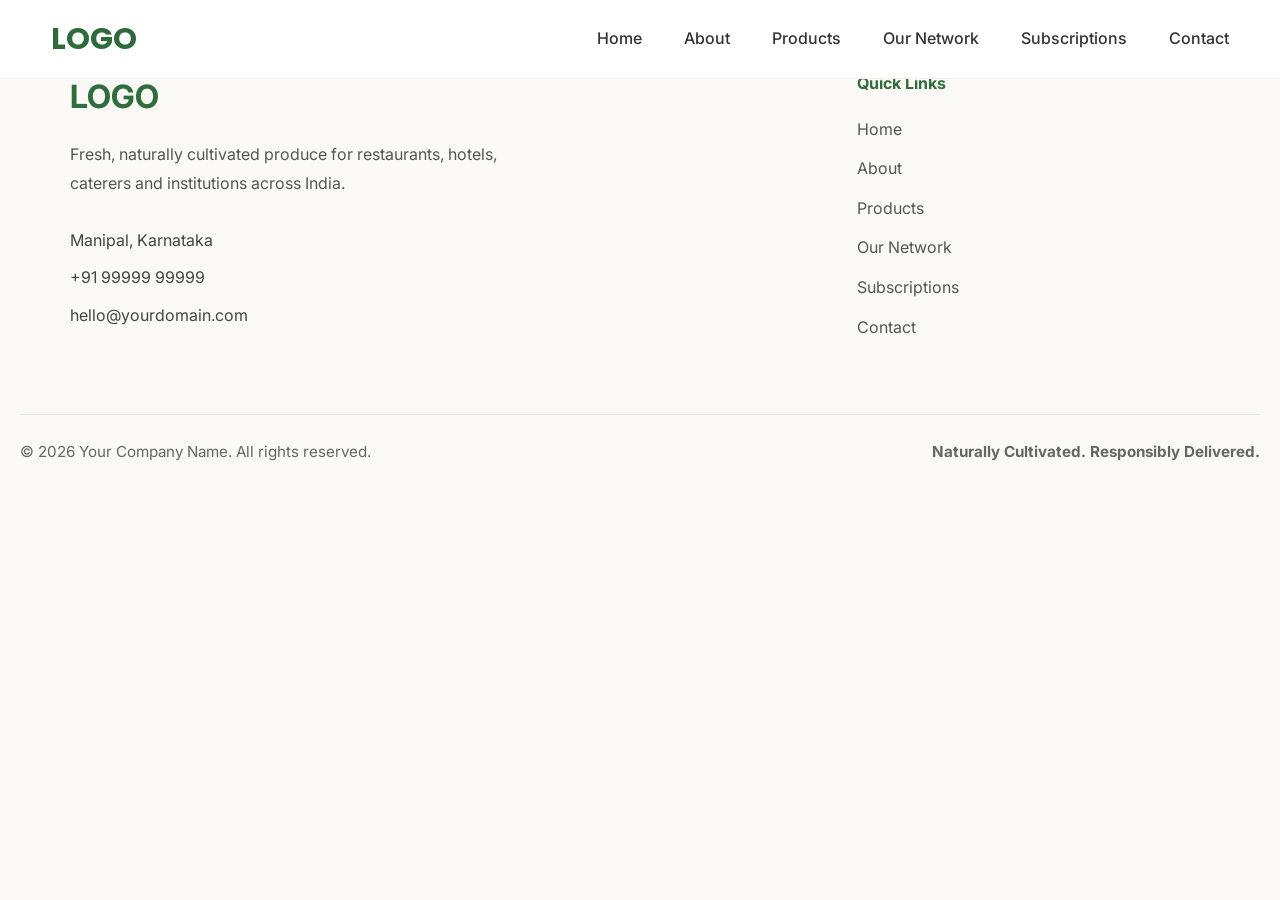
<file: _template.html>
<!DOCTYPE html>
<html lang="en">

<head>

    <meta charset="UTF-8">
    <meta name="viewport"
          content="width=device-width, initial-scale=1.0">

    <title>Organic Farm Produce</title>

    <!-- Google Fonts -->

    <link rel="preconnect"
          href="https://fonts.googleapis.com">

    <link rel="preconnect"
          href="https://fonts.gstatic.com"
          crossorigin>

    <link href="https://fonts.googleapis.com/css2?family=Inter:wght@300;400;500;600&family=Poppins:wght@400;500;600;700&display=swap"
          rel="stylesheet">

    <!-- Font Awesome -->

    <link rel="stylesheet"
          href="https://cdnjs.cloudflare.com/ajax/libs/font-awesome/6.7.2/css/all.min.css">

    <!-- CSS -->

    <link rel="stylesheet"
          href="css/style.css">

</head>

<body>

<!-- ===========================
        HEADER
=========================== -->

<header class="header">

    <div class="container">

        <a href="index.html"
           class="logo">

            LOGO

        </a>

        <nav class="nav">

            <ul>

                <li><a href="index.html">Home</a></li>

                <li><a href="about.html">About</a></li>

                <li><a href="products.html">Products</a></li>

                <li><a href="our-network.html">Our Network</a></li>

                <li><a href="subscriptions.html">Subscriptions</a></li>

                <li><a href="contact.html">Contact</a></li>

            </ul>

        </nav>

        <button class="mobile-toggle">

            <i class="fa-solid fa-bars"></i>

        </button>

    </div>

</header>


<!-- ===========================
        MOBILE MENU
=========================== -->

<div class="mobile-menu">

     <a href="index.html">Home</a>

    <a href="about.html">About</a>

    <a href="products.html">Products</a>

    <a href="our-network.html">Our Network</a>

    <a href="subscriptions.html">Subscriptions</a>

    <a href="contact.html">Contact</a>

</div>
<!-- ===========================
        end of Header & Menu
=========================== -->

<main>
<!-- ==========================================
         PAGE CONTENT START
    ========================================== -->













 <!-- ==========================================
         PAGE CONTENT END
    ========================================== -->
</main>
<!-- ==========================================
     Footer
========================================== -->
<footer class="site-footer">

    <div class="container footer-grid">

        <div class="footer-brand">

            <h3>LOGO</h3>

            <p>
                Fresh, naturally cultivated produce for restaurants,
                hotels, caterers and institutions across India.
            </p>

            <ul class="footer-contact">

                <li>Manipal, Karnataka</li>

                <li>+91 99999 99999</li>

                <li>hello@yourdomain.com</li>

            </ul>

        </div>

        <div class="footer-links">

            <h4>Quick Links</h4>

            <ul>

                <li><a href="index.html">Home</a></li>

                <li><a href="about.html">About</a></li>

                <li><a href="products.html">Products</a></li>

                <li><a href="our-network.html">Our Network</a></li>

                <li><a href="subscriptions.html">Subscriptions</a></li>

                <li><a href="contact.html">Contact</a></li>

            </ul>

        </div>

    </div>

   
   
   
   
    <div class="footer-bottom">

        <p>
            © 2026 Your Company Name. All rights reserved.
        </p>

        <span>
            <b>Naturally Cultivated. Responsibly Delivered.</b>
        </span>

    </div>

</footer>
<script src="js/app.js"></script>
</body>

</html>
</file>
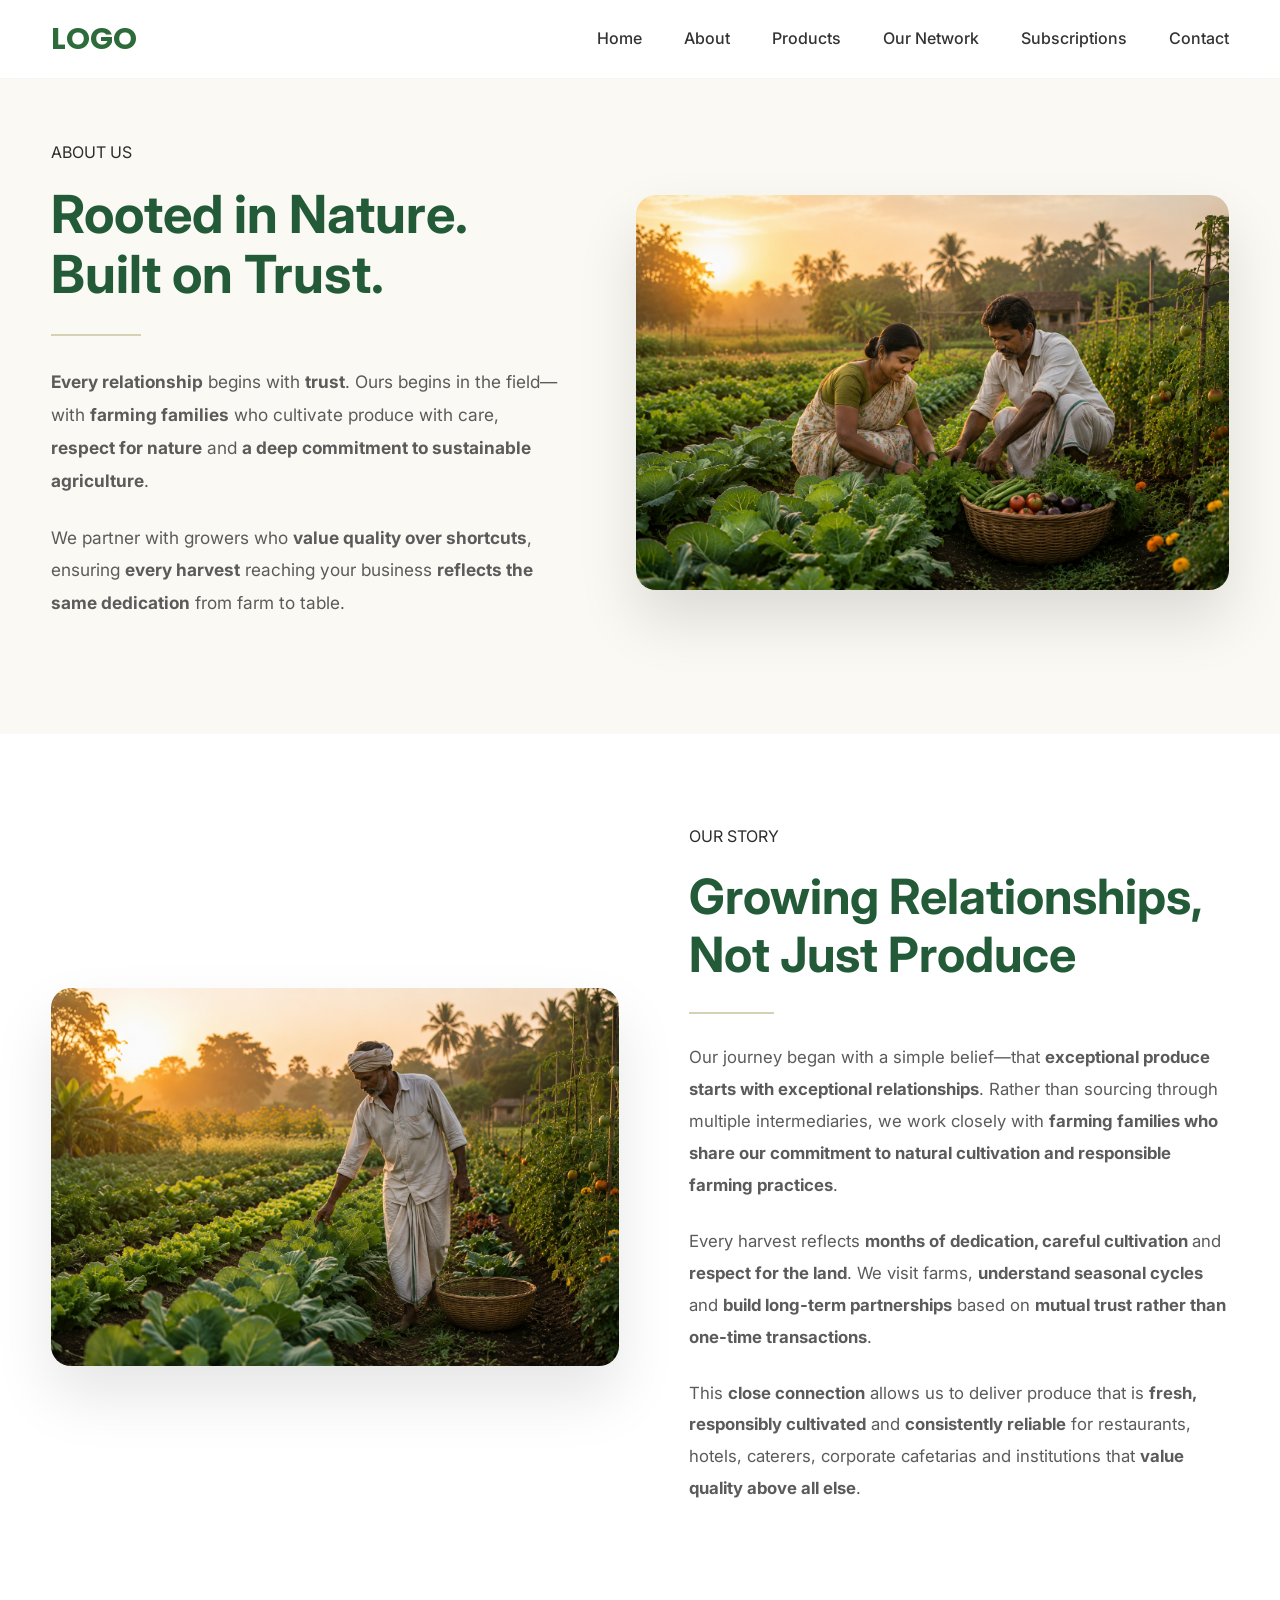
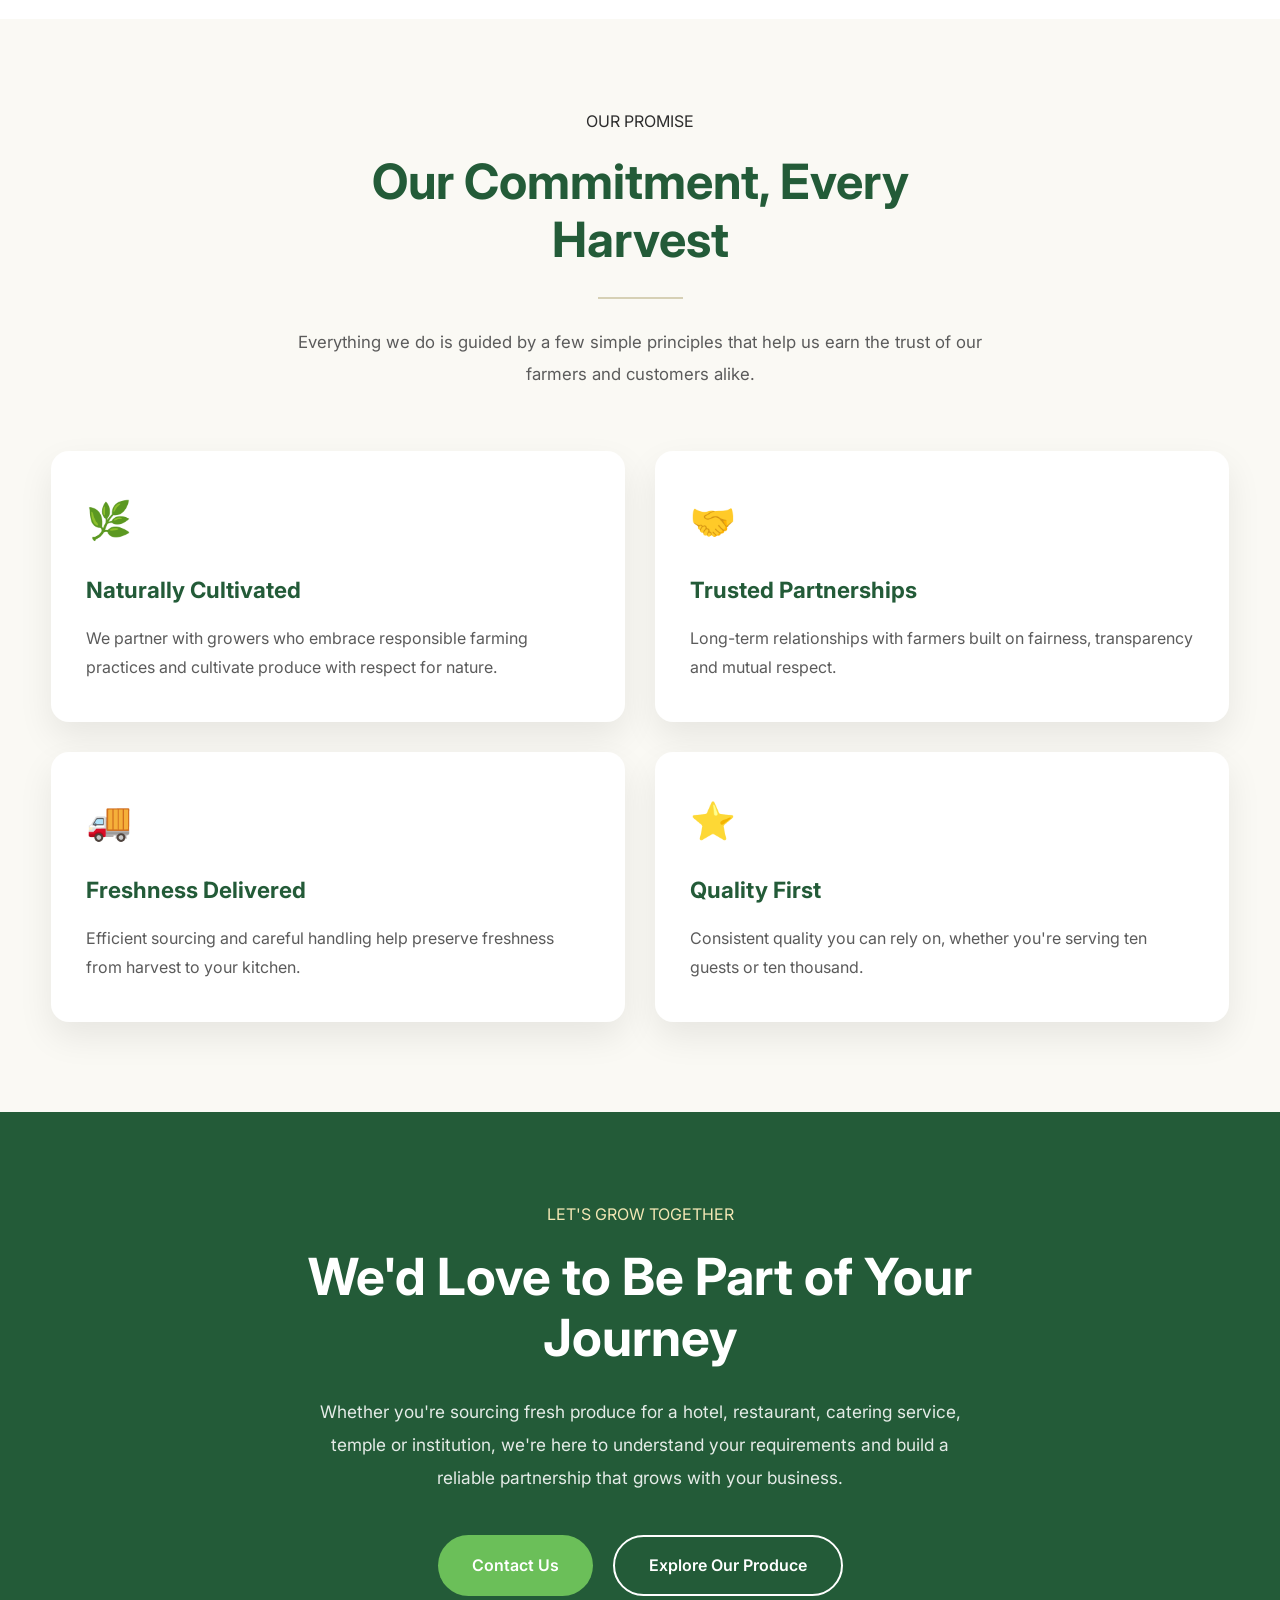
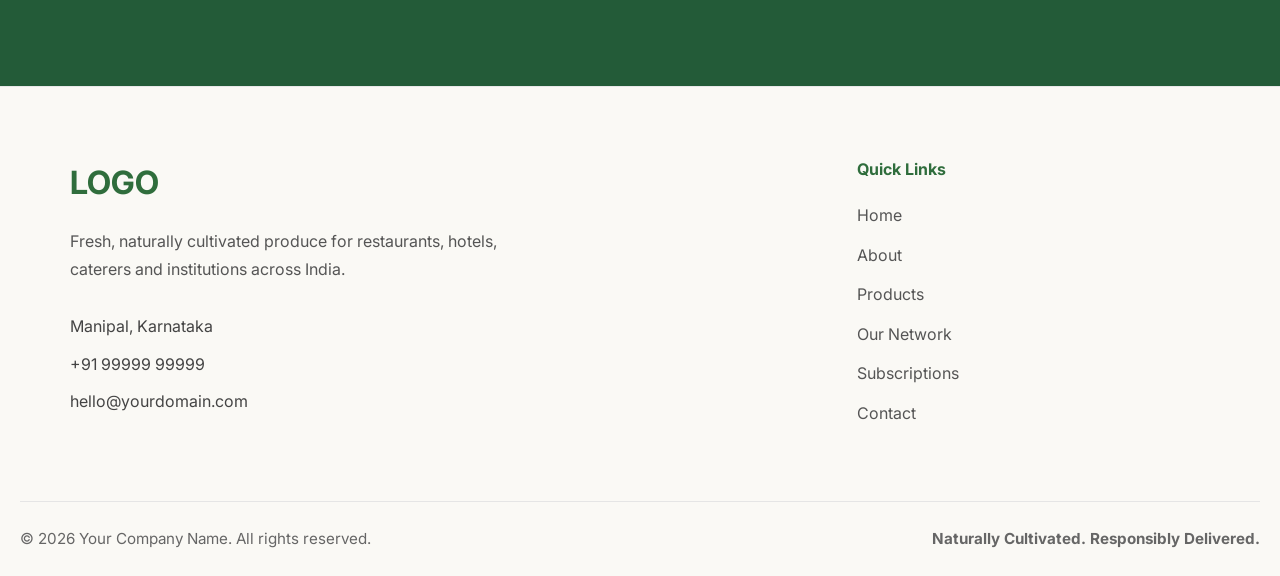
<file: about.html>
<!DOCTYPE html>
<html lang="en">

<head>

    <meta charset="UTF-8">
    <meta name="viewport"
          content="width=device-width, initial-scale=1.0">

    <title>Organic Farm Produce</title>

    <!-- Google Fonts -->

    <link rel="preconnect"
          href="https://fonts.googleapis.com">

    <link rel="preconnect"
          href="https://fonts.gstatic.com"
          crossorigin>

    <link href="https://fonts.googleapis.com/css2?family=Inter:wght@300;400;500;600&family=Poppins:wght@400;500;600;700&display=swap"
          rel="stylesheet">

    <!-- Font Awesome -->

    <link rel="stylesheet"
          href="https://cdnjs.cloudflare.com/ajax/libs/font-awesome/6.7.2/css/all.min.css">

    <!-- CSS -->

    <link rel="stylesheet"
          href="css/style.css">

</head>

<body>

<!-- ===========================
        HEADER
=========================== -->

<header class="header">

    <div class="container">

        <a href="index.html"
           class="logo">

            LOGO

        </a>

        <nav class="nav">

            <ul>

                <li><a href="index.html">Home</a></li>

                <li><a href="about.html">About</a></li>

                <li><a href="products.html">Products</a></li>

                <li><a href="our-network.html">Our Network</a></li>

                <li><a href="subscriptions.html">Subscriptions</a></li>

                <li><a href="contact.html">Contact</a></li>

            </ul>

        </nav>

        <button class="mobile-toggle">

            <i class="fa-solid fa-bars"></i>

        </button>

    </div>

</header>


<!-- ===========================
        MOBILE MENU
=========================== -->

<div class="mobile-menu">

     <a href="index.html">Home</a>

    <a href="about.html">About</a>

    <a href="products.html">Products</a>

    <a href="our-network.html">Our Network</a>

    <a href="subscriptions.html">Subscriptions</a>

    <a href="contact.html">Contact</a>

</div>
<!-- ===========================
        end of Header & Menu
=========================== -->

<main>
<!-- ==========================================
         PAGE CONTENT START
    ========================================== -->



<!-- ==========================================
     ABOUT PAGE HERO
========================================== -->

<section class="about-hero">

    <div class="container about-hero-grid">

        <!-- Left Content -->

        <div class="about-hero-content">

            <span class="section-label">

                ABOUT US

            </span>

            <h1>

                Rooted in Nature.<br>
                Built on Trust.

            </h1>

            <div class="hero-divider"></div>

            <p>

                <b>Every relationship</b> begins with <b>trust</b>. Ours begins
                in the field—with <b>farming families</b> who cultivate
                produce with care, <b>respect for nature</b> and <b>a deep
                commitment to sustainable agriculture</b>.

            </p>

            <p>

                We partner with growers who <b>value quality over
                shortcuts</b>, ensuring <b>every harvest</b> reaching your
                business <b>reflects the same dedication</b> from farm
                to table.

            </p>

        </div>

        <!-- Hero Image -->

        <div class="about-hero-image">

            <img src="images/about/about-hero.png"
                 alt="South Indian farming couple harvesting naturally cultivated vegetables">

        </div>

    </div>

</section>


<!-- ==========================
     OUR STORY
=========================== -->
<section class="our-story">

    <div class="container story-grid">

        <div class="story-image">
            <img src="images/about/our-story.png"
                 alt="Farmer inspecting naturally cultivated vegetables in the field">
        </div>

        <div class="story-content">

            <span class="section-label">OUR STORY</span>

            <h2>
                Growing Relationships,<br>
                Not Just Produce
            </h2>

            <div class="section-divider"></div>

            <p>
                Our journey began with a simple belief—that
                <b>exceptional produce starts with exceptional
                relationships</b>. Rather than sourcing through
                multiple intermediaries, we work closely with
                <b>farming families who share our commitment to
                natural cultivation and responsible farming
                practices</b>.
            </p>

            <p>
                Every harvest reflects <b>months of dedication,
                careful cultivation </b>and <b>respect for the land</b>.
                We visit farms, <b>understand seasonal cycles</b>
                and <b>build long-term partnerships</b> based on
                <b>mutual trust rather than one-time transactions</b>.
            </p>

            <p>
                This <b>close connection</b> allows us to deliver
                produce that is <b>fresh, responsibly cultivated</b>
                and <b>consistently reliable</b> for restaurants,
                hotels, caterers, corporate cafetarias and institutions that <b>value
                quality above all else</b>.
            </p>

        </div>

    </div>

</section>



<!-- ==========================
     OUR PROMISE
=========================== -->
<section class="our-promise">

    <div class="container">

        <div class="promise-header">

            <span class="section-label">OUR PROMISE</span>

            <h2>Our Commitment, Every Harvest</h2>

            <div class="section-divider"></div>

            <p>
                Everything we do is guided by a few simple
                principles that help us earn the trust of
                our farmers and customers alike.
            </p>

        </div>

        <div class="promise-grid">

            <article class="promise-card">

                <div class="promise-icon">🌿</div>

                <h3>Naturally Cultivated</h3>

                <p>
                    We partner with growers who embrace
                    responsible farming practices and
                    cultivate produce with respect for
                    nature.
                </p>

            </article>

            <article class="promise-card">

                <div class="promise-icon">🤝</div>

                <h3>Trusted Partnerships</h3>

                <p>
                    Long-term relationships with farmers
                    built on fairness, transparency and
                    mutual respect.
                </p>

            </article>

            <article class="promise-card">

                <div class="promise-icon">🚚</div>

                <h3>Freshness Delivered</h3>

                <p>
                    Efficient sourcing and careful handling
                    help preserve freshness from harvest to
                    your kitchen.
                </p>

            </article>

            <article class="promise-card">

                <div class="promise-icon">⭐</div>

                <h3>Quality First</h3>

                <p>
                    Consistent quality you can rely on,
                    whether you're serving ten guests or
                    ten thousand.
                </p>

            </article>

        </div>

    </div>

</section>


<!-- ==========================
     CTA
=========================== -->
<section class="about-cta">

    <div class="container">

        <div class="cta-box">

            <span class="section-label">
                LET'S GROW TOGETHER
            </span>

            <h2>
                We'd Love to Be Part of Your Journey
            </h2>

            <p>
                Whether you're sourcing fresh produce for a hotel,
                restaurant, catering service, temple or institution,
                we're here to understand your requirements and build
                a reliable partnership that grows with your business.
            </p>

            <div class="cta-buttons">

                <a href="contact.html" class="btn btn-primary">
                    Contact Us
                </a>

                <a href="products.html" class="btn btn-outline">
                    Explore Our Produce
                </a>

            </div>

        </div>

    </div>

</section>


 <!-- ==========================================
         PAGE CONTENT END
    ========================================== -->
</main>
<!-- ==========================================
     Footer
========================================== -->
<footer class="site-footer">

    <div class="container footer-grid">

        <div class="footer-brand">

            <h3>LOGO</h3>

            <p>
                Fresh, naturally cultivated produce for restaurants,
                hotels, caterers and institutions across India.
            </p>

            <ul class="footer-contact">

                <li>Manipal, Karnataka</li>

                <li>+91 99999 99999</li>

                <li>hello@yourdomain.com</li>

            </ul>

        </div>

        <div class="footer-links">

            <h4>Quick Links</h4>

            <ul>

                <li><a href="#">Home</a></li>

                <li><a href="#">About</a></li>

                <li><a href="#">Products</a></li>

                <li><a href="#">Our Network</a></li>

                <li><a href="#">Subscriptions</a></li>

                <li><a href="#">Contact</a></li>

            </ul>

        </div>

    </div>

   
   
   
   
    <div class="footer-bottom">

        <p>
            © 2026 Your Company Name. All rights reserved.
        </p>

        <span>
            <b>Naturally Cultivated. Responsibly Delivered.</b>
        </span>

    </div>

</footer>
<script src="js/app.js"></script>
</body>

</html>
</file>
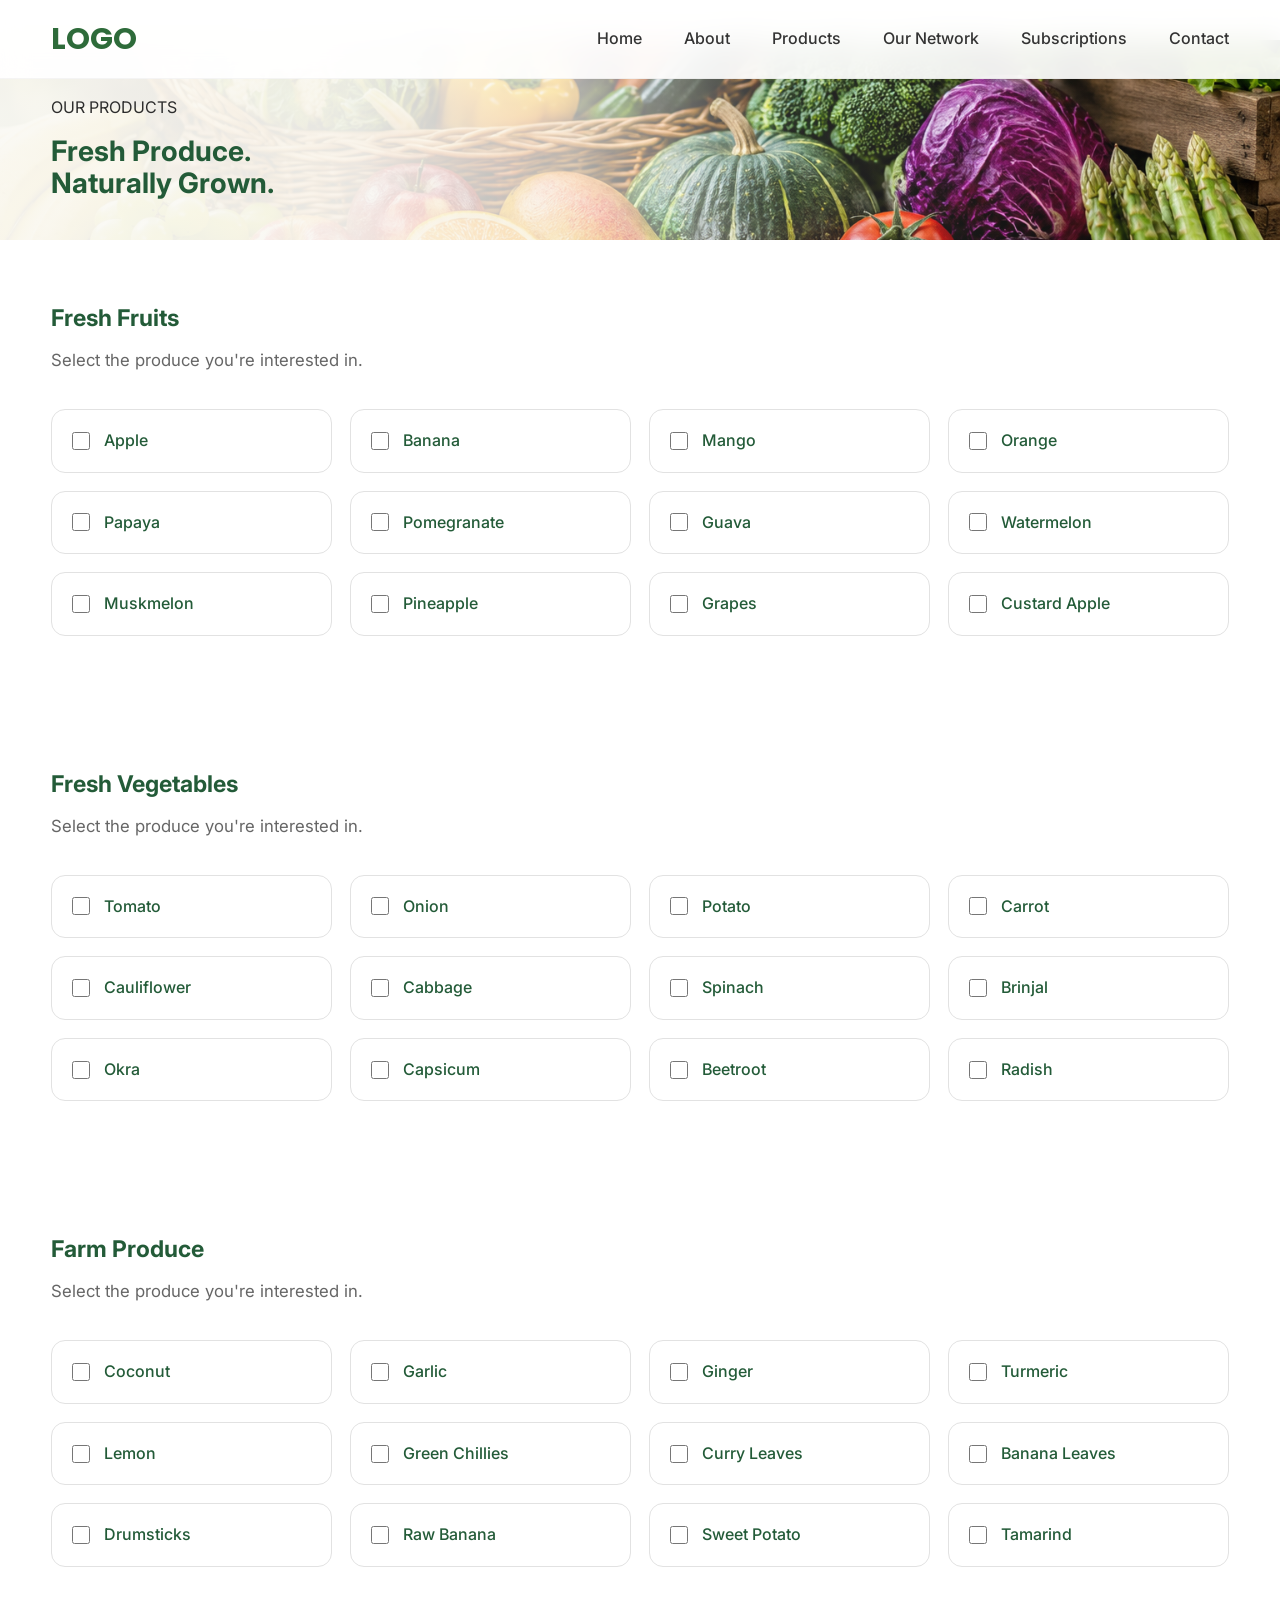
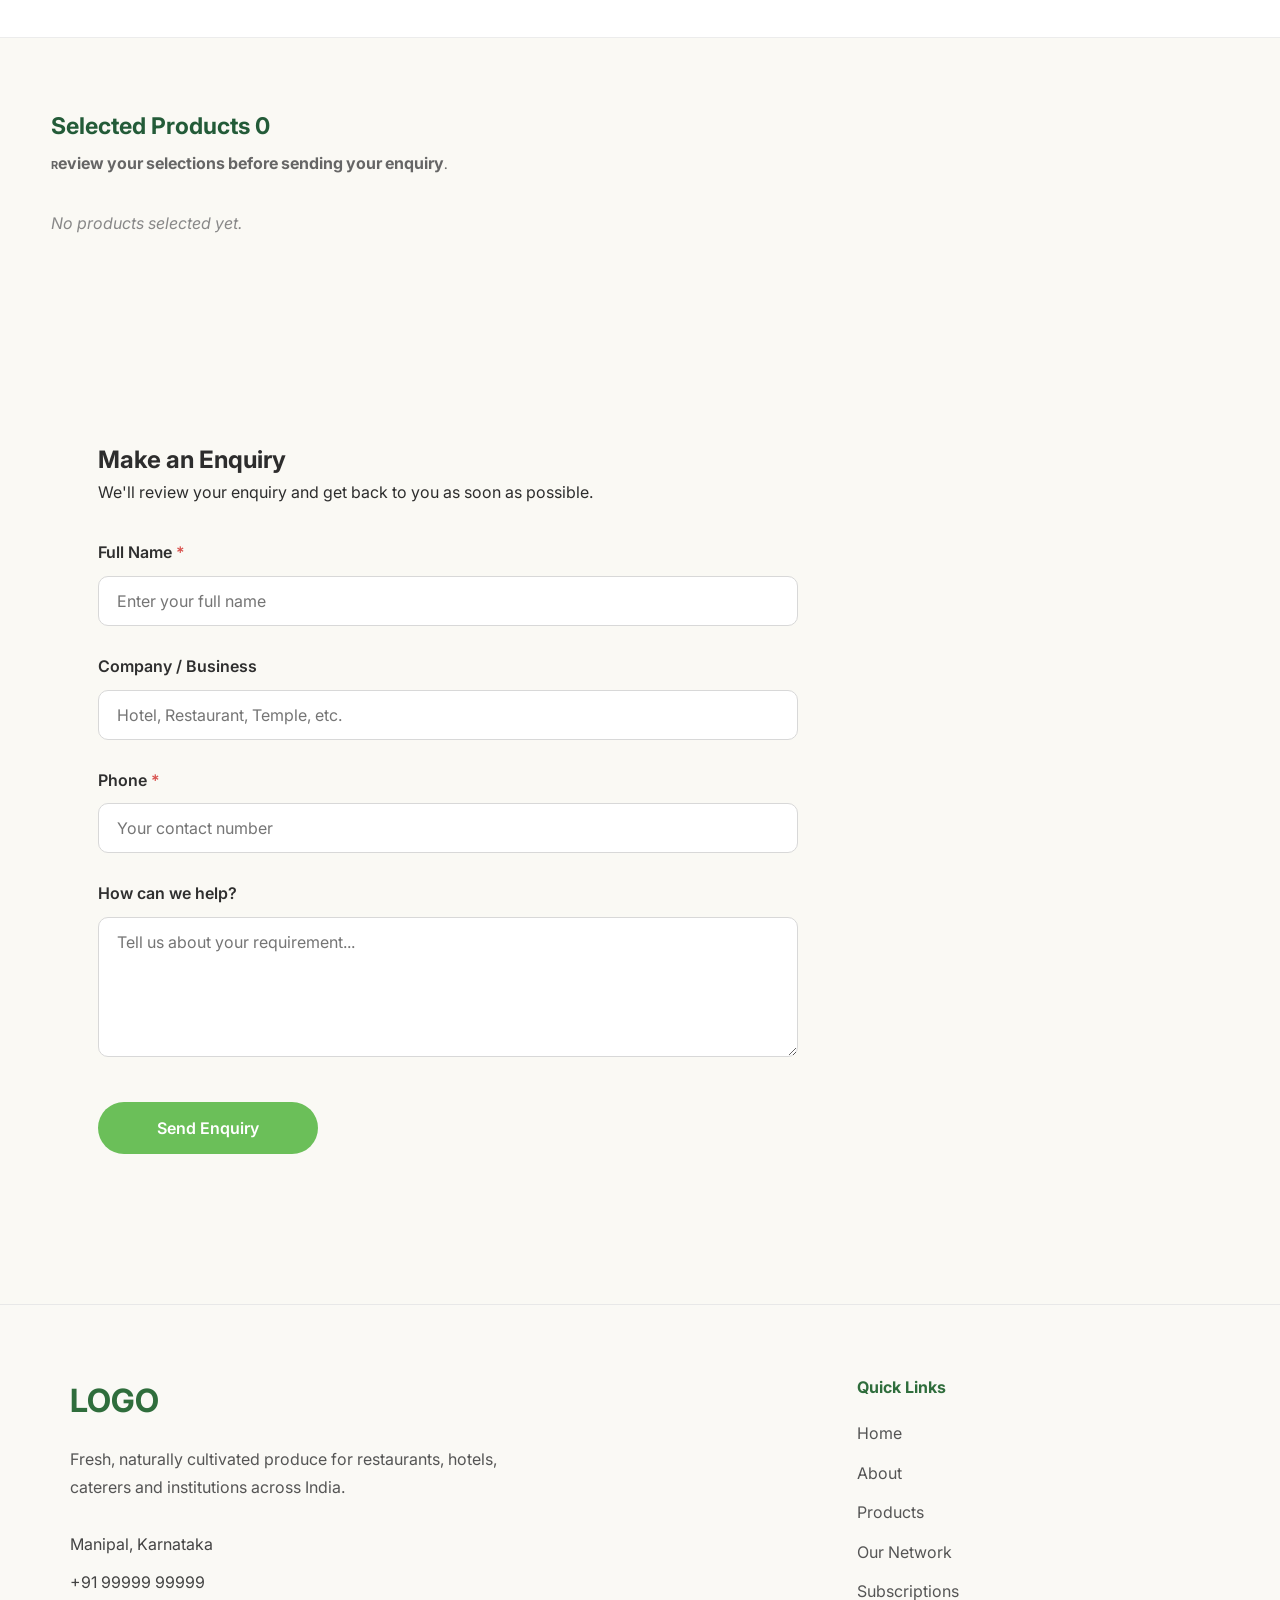
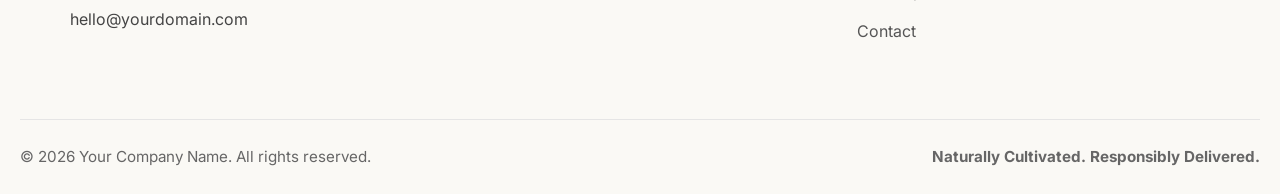
<file: products.html>
<!DOCTYPE html>
<html lang="en">

<head>

    <meta charset="UTF-8">
    <meta name="viewport"
          content="width=device-width, initial-scale=1.0">

    <title>Organic Farm Produce- Products</title>

    <!-- Google Fonts -->

    <link rel="preconnect"
          href="https://fonts.googleapis.com">

    <link rel="preconnect"
          href="https://fonts.gstatic.com"
          crossorigin>

    <link href="https://fonts.googleapis.com/css2?family=Inter:wght@300;400;500;600&family=Poppins:wght@400;500;600;700&display=swap"
          rel="stylesheet">

    <!-- Font Awesome -->

    <link rel="stylesheet"
          href="https://cdnjs.cloudflare.com/ajax/libs/font-awesome/6.7.2/css/all.min.css">

    <!-- CSS -->

    <link rel="stylesheet"
          href="css/style.css">

</head>

<body>

<!-- ===========================
        HEADER
=========================== -->

<header class="header">

    <div class="container">

        <a href="index.html"
           class="logo">

            LOGO

        </a>

        <nav class="nav">

            <ul>

                <li><a href="index.html">Home</a></li>

                <li><a href="about.html">About</a></li>

                <li><a href="products.html">Products</a></li>

                <li><a href="our-network.html">Our Network</a></li>

                <li><a href="subscriptions.html">Subscriptions</a></li>

                <li><a href="contact.html">Contact</a></li>

            </ul>

        </nav>

        <button class="mobile-toggle">

            <i class="fa-solid fa-bars"></i>

        </button>

    </div>

</header>


<!-- ===========================
        MOBILE MENU
=========================== -->

<div class="mobile-menu">

     <a href="index.html">Home</a>

    <a href="about.html">About</a>

    <a href="products.html">Products</a>

    <a href="our-network.html">Our Network</a>

    <a href="subscriptions.html">Subscriptions</a>

    <a href="contact.html">Contact</a>

</div>
<!-- ===========================
        end of Header & Menu
=========================== -->

<main>
<!-- ==========================================
         PAGE CONTENT START
    ========================================== -->


<!-- =========================================
     PRODUCTS BANNER
========================================== -->

<section class="products-banner">

    <div class="container">

        <div class="products-banner-content">

            <span class="section-label">
                OUR PRODUCTS
            </span>

            <h1>
                Fresh Produce.
                <br>
                Naturally Grown.
            </h1>

            <!--<p>
                Premium fruits, vegetables and farm produce sourced
                directly from trusted farming communities across India.
            </p> -->

        </div>

    </div>

</section>





<!-- =========================================
     FRUITS CATALOGUE
========================================== -->

<section class="product-catalog">

    <div class="container">

        <div class="catalog-header">

            <h2>Fresh Fruits</h2>

            <p>
                Select the produce you're interested in.
            </p>

        </div>

        <div class="catalog-grid">

            <label class="catalog-item">
                <input type="checkbox" name="products[]" value="Apple">
                <span>Apple</span>
            </label>

            <label class="catalog-item">
                <input type="checkbox" name="products[]" value="Banana">
                <span>Banana</span>
            </label>

            <label class="catalog-item">
                <input type="checkbox" name="products[]" value="Mango">
                <span>Mango</span>
            </label>

            <label class="catalog-item">
                <input type="checkbox" name="products[]" value="Orange">
                <span>Orange</span>
            </label>

            <label class="catalog-item">
                <input type="checkbox" name="products[]" value="Papaya">
                <span>Papaya</span>
            </label>

            <label class="catalog-item">
                <input type="checkbox" name="products[]" value="Pomegranate">
                <span>Pomegranate</span>
            </label>

            <label class="catalog-item">
                <input type="checkbox" name="products[]" value="Guava">
                <span>Guava</span>
            </label>

            <label class="catalog-item">
                <input type="checkbox" name="products[]" value="Watermelon">
                <span>Watermelon</span>
            </label>

            <label class="catalog-item">
                <input type="checkbox" name="products[]" value="Muskmelon">
                <span>Muskmelon</span>
            </label>

            <label class="catalog-item">
                <input type="checkbox" name="products[]" value="Pineapple">
                <span>Pineapple</span>
            </label>

            <label class="catalog-item">
                <input type="checkbox" name="products[]" value="Grapes">
                <span>Grapes</span>
            </label>

            <label class="catalog-item">
                <input type="checkbox" name="products[]" value="Custard Apple">
                <span>Custard Apple</span>
            </label>

        </div>

    </div>

</section>



<!-- =========================================
     VEGETABLES CATALOGUE
========================================== -->

<section class="product-catalog catalog-alt">

    <div class="container">

        <div class="catalog-header">

            <h2>Fresh Vegetables</h2>

            <p>
                Select the produce you're interested in.
            </p>

        </div>

        <div class="catalog-grid">

            <label class="catalog-item">
                <input type="checkbox" name="products[]" value="Tomato">
                <span>Tomato</span>
            </label>

            <label class="catalog-item">
                <input type="checkbox" name="products[]" value="Onion">
                <span>Onion</span>
            </label>

            <label class="catalog-item">
                <input type="checkbox" name="products[]" value="Potato">
                <span>Potato</span>
            </label>

            <label class="catalog-item">
                <input type="checkbox" name="products[]" value="Carrot">
                <span>Carrot</span>
            </label>

            <label class="catalog-item">
                <input type="checkbox" name="products[]" value="Cauliflower">
                <span>Cauliflower</span>
            </label>

            <label class="catalog-item">
                <input type="checkbox" name="products[]" value="Cabbage">
                <span>Cabbage</span>
            </label>

            <label class="catalog-item">
                <input type="checkbox" name="products[]" value="Spinach">
                <span>Spinach</span>
            </label>

            <label class="catalog-item">
                <input type="checkbox" name="products[]" value="Brinjal">
                <span>Brinjal</span>
            </label>

            <label class="catalog-item">
                <input type="checkbox" name="products[]" value="Okra">
                <span>Okra</span>
            </label>

            <label class="catalog-item">
                <input type="checkbox" name="products[]" value="Capsicum">
                <span>Capsicum</span>
            </label>

            <label class="catalog-item">
                <input type="checkbox" name="products[]" value="Beetroot">
                <span>Beetroot</span>
            </label>

            <label class="catalog-item">
                <input type="checkbox" name="products[]" value="Radish">
                <span>Radish</span>
            </label>

        </div>

    </div>

</section>




<!-- =========================================
     FARM PRODUCE CATALOGUE
========================================== -->

<section class="product-catalog">

    <div class="container">

        <div class="catalog-header">

            <h2>Farm Produce</h2>

            <p>
                Select the produce you're interested in.
            </p>

        </div>

        <div class="catalog-grid">

            <label class="catalog-item">
                <input type="checkbox" name="products[]" value="Coconut">
                <span>Coconut</span>
            </label>

            <label class="catalog-item">
                <input type="checkbox" name="products[]" value="Garlic">
                <span>Garlic</span>
            </label>

            <label class="catalog-item">
                <input type="checkbox" name="products[]" value="Ginger">
                <span>Ginger</span>
            </label>

            <label class="catalog-item">
                <input type="checkbox" name="products[]" value="Turmeric">
                <span>Turmeric</span>
            </label>

            <label class="catalog-item">
                <input type="checkbox" name="products[]" value="Lemon">
                <span>Lemon</span>
            </label>

            <label class="catalog-item">
                <input type="checkbox" name="products[]" value="Green Chillies">
                <span>Green Chillies</span>
            </label>

            <label class="catalog-item">
                <input type="checkbox" name="products[]" value="Curry Leaves">
                <span>Curry Leaves</span>
            </label>

            <label class="catalog-item">
                <input type="checkbox" name="products[]" value="Banana Leaves">
                <span>Banana Leaves</span>
            </label>

            <label class="catalog-item">
                <input type="checkbox" name="products[]" value="Drumsticks">
                <span>Drumsticks</span>
            </label>

            <label class="catalog-item">
                <input type="checkbox" name="products[]" value="Raw Banana">
                <span>Raw Banana</span>
            </label>

            <label class="catalog-item">
                <input type="checkbox" name="products[]" value="Sweet Potato">
                <span>Sweet Potato</span>
            </label>

            <label class="catalog-item">
                <input type="checkbox" name="products[]" value="Tamarind">
                <span>Tamarind</span>
            </label>

        </div>

    </div>

</section>






<!-- =========================================
     SELECTED PRODUCTS
========================================== -->

<section class="selected-products">

    <div class="container">

        <div class="selected-header">

            <h2>
                Selected Products
                <span id="selected-count">(0)</span>
            </h2>

            <p>

                Review your selections before sending your enquiry.

            </p>

        </div>

        <div
            id="selected-products-list"
            class="selected-tags">

            <p class="empty-selection">

                No products selected yet.

            </p>

        </div>

 <!-- =========================================
     ENQUIRY FORM
========================================== -->

<section class="enquiry-section">

    <div class="container">

        <div class="enquiry-header">

            <h2>Make an Enquiry</h2>

            <p>

                We'll review your enquiry and get back to you as soon as possible.

            </p>

        </div>


        <form id="enquiry-form" class="enquiry-form"
        action="https://formsubmit.co/92e5599ad043081660486d4033aa08d2"
        method="POST">

            <input type="hidden" name="_subject" value="New Organic Produce Enquiry">

            <input type="hidden" name="_captcha" value="false">

            <input type="hidden" name="_next" value="http://organicfarm.loc/thankyou.html">

            <div class="form-group">

                <label for="name">

                    Full Name <span>*</span>

                </label>

                <input
                type="text"
                id="name"
                name="name"
                placeholder="Enter your full name">

                <small
                    class="error-message"
                    id="name-error">
                </small>

            </div>


            <div class="form-group">

                <label for="company">

                    Company / Business

                </label>

                <input
                type="text"
                id="company"
                name="company"
                placeholder="Hotel, Restaurant, Temple, etc.">

            </div>


            <div class="form-group">

                <label for="phone">

                    Phone <span>*</span>

                </label>

                <input
                    type="tel"
                    id="phone"
                    name="phone"
                    placeholder="Your contact number">
               
                <small
                    class="error-message"
                    id="phone-error">
                </small>

            </div>

          

            <div class="form-group">

                <label for="message">

                    How can we help?

                </label>

                <textarea
                id="message"
                name="message"
                rows="5"
                placeholder="Tell us about your requirement..."></textarea>

            </div>

            <input type="hidden" id="selected-products-input" name="Selected Products">

            <button
                type="submit"
                class="btn-primary">

                Send Enquiry

            </button>

        </form>

    </div>

</section>

<!-- =========================================
     END ENQUIRY FORM
========================================== -->
 <!-- =========================================
     ENQUIRY FORM
========================================== -->

    </div>

</section>



 <!-- ==========================================
         PAGE CONTENT END
    ========================================== -->
</main>
<!-- ==========================================
     Footer
========================================== -->
<footer class="site-footer">

    <div class="container footer-grid">

        <div class="footer-brand">

            <h3>LOGO</h3>

            <p>
                Fresh, naturally cultivated produce for restaurants,
                hotels, caterers and institutions across India.
            </p>

            <ul class="footer-contact">

                <li>Manipal, Karnataka</li>

                <li>+91 99999 99999</li>

                <li>hello@yourdomain.com</li>

            </ul>

        </div>

        <div class="footer-links">

            <h4>Quick Links</h4>

            <ul>

                <li><a href="index.html">Home</a></li>

                <li><a href="about.html">About</a></li>

                <li><a href="products.html">Products</a></li>

                <li><a href="our-network.html">Our Network</a></li>

                <li><a href="subscriptions.html">Subscriptions</a></li>

                <li><a href="contact.html">Contact</a></li>

            </ul>

        </div>

    </div>

   
   
   
   
    <div class="footer-bottom">

        <p>
            © 2026 Your Company Name. All rights reserved.
        </p>

        <span>
            <b>Naturally Cultivated. Responsibly Delivered.</b>
        </span>

    </div>

</footer>
<script src="js/app.js"></script>
</body>

</html>
</file>
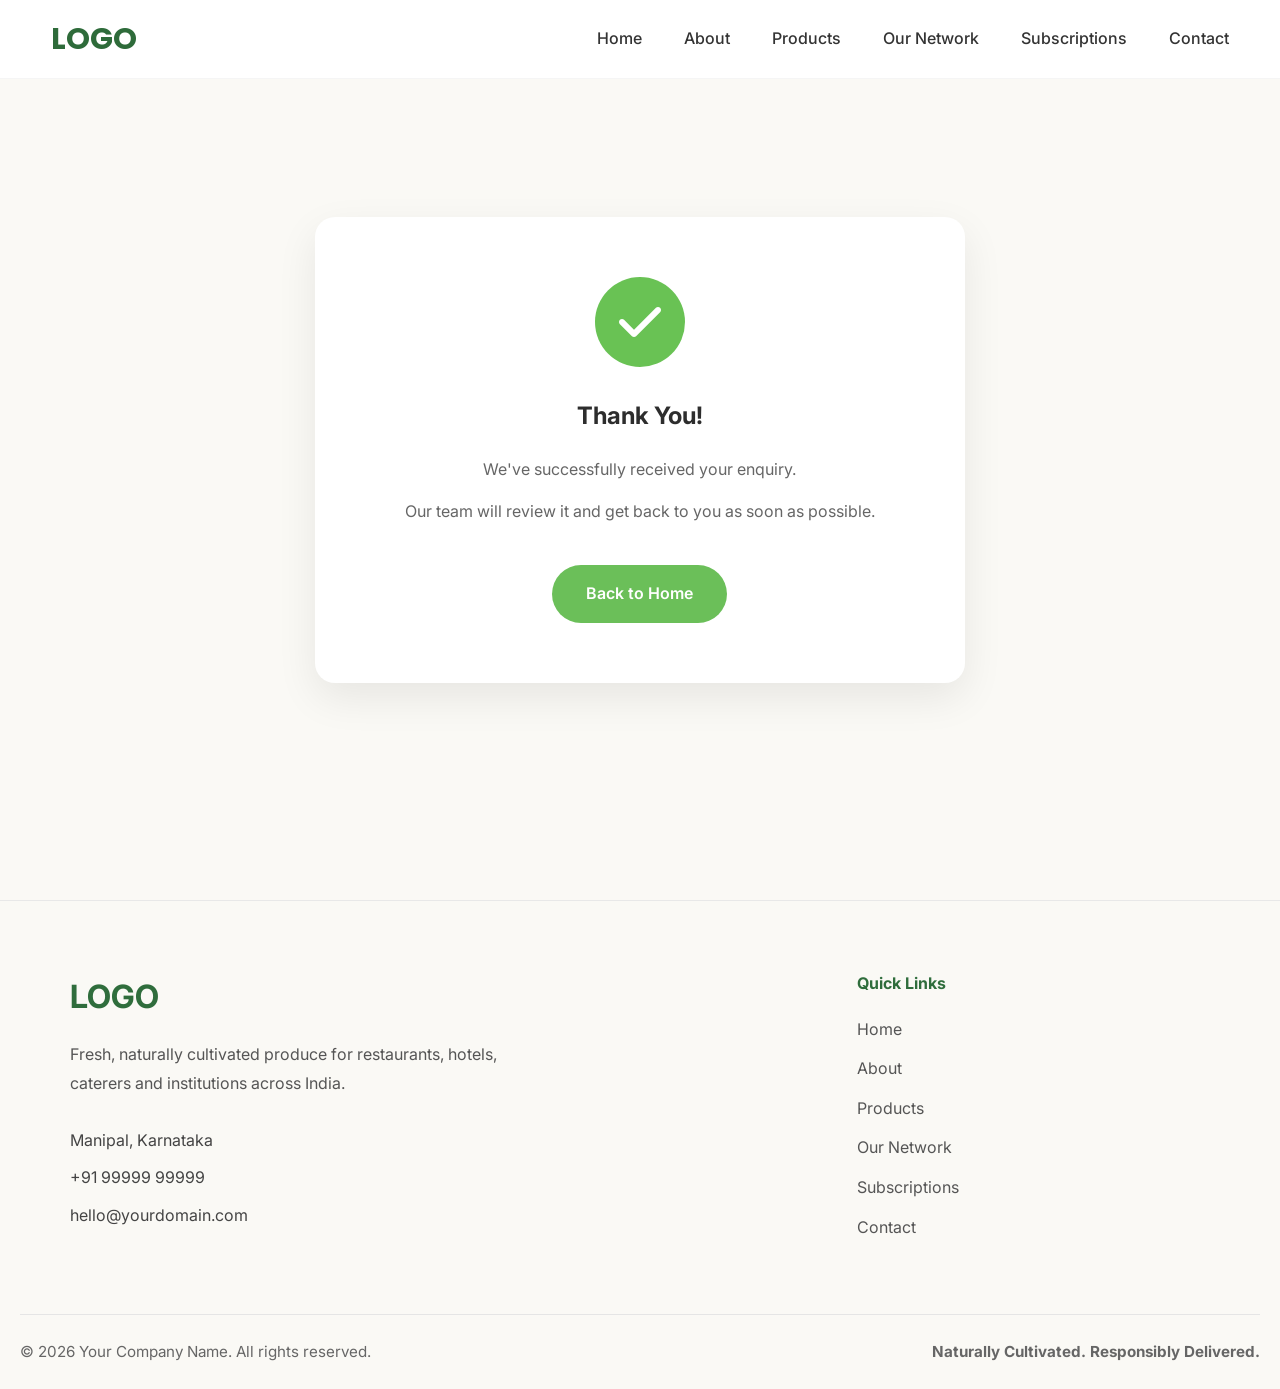
<file: thankyou.html>
<!DOCTYPE html>
<html lang="en">

<head>

    <meta charset="UTF-8">
    <meta name="viewport"
          content="width=device-width, initial-scale=1.0">

    <title>Thank You | Organic Farm Produce</title>

    <!-- Google Fonts -->

    <link rel="preconnect"
          href="https://fonts.googleapis.com">

    <link rel="preconnect"
          href="https://fonts.gstatic.com"
          crossorigin>

    <link href="https://fonts.googleapis.com/css2?family=Inter:wght@300;400;500;600&family=Poppins:wght@400;500;600;700&display=swap"
          rel="stylesheet">

    <!-- Font Awesome -->

    <link rel="stylesheet"
          href="https://cdnjs.cloudflare.com/ajax/libs/font-awesome/6.7.2/css/all.min.css">

    <!-- CSS -->

    <link rel="stylesheet"
          href="css/style.css">

</head>

<body>

<!-- ===========================
        HEADER
=========================== -->

<header class="header">

    <div class="container">

        <a href="index.html"
           class="logo">

            LOGO

        </a>

        <nav class="nav">

            <ul>

                <li><a href="index.html">Home</a></li>

                <li><a href="about.html">About</a></li>

                <li><a href="products.html">Products</a></li>

                <li><a href="our-network.html">Our Network</a></li>

                <li><a href="subscriptions.html">Subscriptions</a></li>

                <li><a href="contact.html">Contact</a></li>

            </ul>

        </nav>

        <button class="mobile-toggle">

            <i class="fa-solid fa-bars"></i>

        </button>

    </div>

</header>


<!-- ===========================
        MOBILE MENU
=========================== -->

<div class="mobile-menu">

     <a href="index.html">Home</a>

    <a href="about.html">About</a>

    <a href="products.html">Products</a>

    <a href="our-network.html">Our Network</a>

    <a href="subscriptions.html">Subscriptions</a>

    <a href="contact.html">Contact</a>

</div>
<!-- ===========================
        end of Header & Menu
=========================== -->

<main>
<!-- ==========================================
         PAGE CONTENT START
    ========================================== -->

<!-- ==========================================
     THANK YOU
========================================== -->

<section class="thank-you">

    <div class="container">

        <div class="thank-you-card">

            <div class="success-icon">

                <i class="fa-solid fa-check" ></i>

            </div>

            <h1>

                Thank You!

            </h1>

            <p>

                We've successfully received your enquiry.

            </p>

            <p>

                Our team will review it and get back to you as soon as possible.

            </p>

            <div class="thank-you-actions">


                <a
                    href="index.html"
                    class="btn-primary">

                    Back to Home

                </a>

            </div>

        </div>

    </div>

</section>











 <!-- ==========================================
         PAGE CONTENT END
    ========================================== -->
</main>
<!-- ==========================================
     Footer
========================================== -->
<footer class="site-footer">

    <div class="container footer-grid">

        <div class="footer-brand">

            <h3>LOGO</h3>

            <p>
                Fresh, naturally cultivated produce for restaurants,
                hotels, caterers and institutions across India.
            </p>

            <ul class="footer-contact">

                <li>Manipal, Karnataka</li>

                <li>+91 99999 99999</li>

                <li>hello@yourdomain.com</li>

            </ul>

        </div>

        <div class="footer-links">

            <h4>Quick Links</h4>

            <ul>

                <li><a href="index.html">Home</a></li>

                <li><a href="about.html">About</a></li>

                <li><a href="products.html">Products</a></li>

                <li><a href="our-network.html">Our Network</a></li>

                <li><a href="subscriptions.html">Subscriptions</a></li>

                <li><a href="contact.html">Contact</a></li>

            </ul>

        </div>

    </div>

   
   
   
   
    <div class="footer-bottom">

        <p>
            © 2026 Your Company Name. All rights reserved.
        </p>

        <span>
            <b>Naturally Cultivated. Responsibly Delivered.</b>
        </span>

    </div>

</footer>
<script src="js/app.js"></script>
</body>

</html>
</file>
<file: css/style.css>
/* ===================================================
   RESET
=================================================== */

*,
*::before,
*::after{
    margin:0;
    padding:0;
    box-sizing:border-box;
}

html{
    scroll-behavior:smooth;
}

body{

    font-family:'Inter',sans-serif;
    color:#2d2d2d;
    background:#faf9f5;
    line-height:1.6;
    overflow-x:hidden;

}

img{
    display:block;
    max-width:100%;
}

a{
    text-decoration:none;
}

ul{
    list-style:none;
}

button,
input{

    font-family:inherit;
    border:none;
    outline:none;

}


/* ===================================================
   VARIABLES
=================================================== */

:root{

    --green:#2E6B3A;

    --green-dark:#24552E;

    --green-light:#58A55C;

    --background:#FAF9F5;

    --white:#ffffff;

    --text:#2d2d2d;

    --muted:#6b7280;
    
   --modmuted:color: #363637;

    --border:#ece6dd;

    --shadow:0 18px 50px rgba(0,0,0,.12);

    --radius:18px;

}


/* ===================================================
   GLOBAL
=================================================== */

.container{

    width:min(1180px,92%);
    margin:auto;

}

section{

    padding:80px 0;

}


/* ===================================================
   HEADER
=================================================== */

.header{

    position:fixed;

    top:0;

    left:0;

    width:100%;

    z-index:999;

    background:rgba(255,255,255,.92);

    backdrop-filter:blur(14px);

    border-bottom:1px solid rgba(0,0,0,.04);

}

.header .container{

    height:78px;

    display:flex;

    align-items:center;

    justify-content:space-between;

}


.logo{

    font-family:'Poppins',sans-serif;

    font-size:30px;

    font-weight:700;

    color:var(--green);

}


.nav{

    display:none;

}

.mobile-toggle{

    width:48px;

    height:48px;

    background:transparent;

    font-size:22px;

    color:var(--green);

    cursor:pointer;

}


/* ===================================================
   MOBILE MENU
=================================================== */

.mobile-menu{

    position:fixed;

    top:78px;

    left:0;

    width:100%;

    background:white;

    display:none;

    flex-direction:column;

    box-shadow:0 8px 30px rgba(0,0,0,.08);

    z-index:998;

}

.mobile-menu a{

    padding:18px 24px;

    color:#333;

    border-bottom:1px solid #efefef;

    transition:.25s;

}

.mobile-menu a:hover{

    background:#f6f6f6;

}

.hero-content p{

color: #363637;

}

/* General */


.btn{

    display:inline-flex;

    align-items:center;

    justify-content:center;

    padding:16px 34px;

    text-decoration:none;

    font-weight:600;

    font-size:1rem;

    border-radius:50px;

    transition:.3s ease;
}

.btn-primary{

    background:#6bbf59;

    color:#ffffff;
}

.about-cta .btn-outline{

    border:2px solid #ffffff;

    color:#ffffff;

    background:transparent;
}


/* end of General */





/* ===================================================
   HERO
=================================================== */

.hero{

    position:relative;

    min-height:100vh;

    display:flex;

    align-items:center;

    background-image:url("../images/hero/hero-banner.png");

    background-size:cover;

    background-position:center center;

    background-repeat:no-repeat;

    background-size:105%;
        
    background-position:center 10px;

}

.hero-overlay{

    position:absolute;

    inset:0;

   /* background:rgba(250,249,245,.72);
   background:rgba(250,249,245,.84); */

}

.hero-grid{

    position:relative;

    z-index:2;

    display:grid;

    gap:55px;

}


/* ===================================================
   HERO CONTENT
=================================================== */

.eyebrow{

    display:block;

    color:var(--green);

    font-size:1.6rem;

    font-weight:20;

   /* letter-spacing:1px; */

    margin-bottom:5px;

}

.hero-content h1{

    font-family:'Poppins',sans-serif;

    font-size:1.8rem;

    line-height:1.1;

    margin-bottom:20px;

    color:var(--text);

    font-weight: 350;

}

.hero-content p{

    color:var(--modmuted);
   /* color: #363637;*/

    font-size:1rem;

    max-width:560px;

}


/* ===================================================
   FEATURES
=================================================== */

.hero-features{

    margin-top:34px;

    display:grid;

    gap:18px;

}

.hero-features div{

    display:flex;

    align-items:center;

    gap:14px;

    font-weight:400;

}

.hero-features i{

    color:var(--green);

    font-size:18px;

}


/* ===================================================
   ENQUIRY CARD
=================================================== */

.enquiry-card{

    background:rgba(255,255,255,.96);

    padding:30px;

    border-radius:22px;

    box-shadow:var(--shadow);

    backdrop-filter:blur(12px);

}

.enquiry-card h2{

   /* font-family:'Poppins',sans-serif;

    text-align:center;

    font-size:1.8rem;

    color:var(--green);

    margin-bottom:28px; */

     font-family:'Poppins',sans-serif;

    font-size:1.6rem;

    font-weight:600;

    line-height:1.35;

    color:var(--green);

    text-align:center;

    margin-bottom:14px;

}

.form-intro{

    text-align:center;

    color:#6b7280;

    font-size:0.98rem;

    line-height:1.65;

    margin-bottom:30px;

    max-width:320px;

    margin-left:auto;

    margin-right:auto;

}

.enquiry-card form{

    display:grid;

    gap:16px;

}

.enquiry-card input{

    height:58px;

    padding:0 18px;

    border:1px solid var(--border);

    border-radius:12px;

    font-size:15px;

    transition:.25s;

}

.enquiry-card input:focus{

    border-color:var(--green);

}

.enquiry-card button{

    height:58px;

    border-radius:12px;

    background:var(--green);

    color:white;

    font-weight:600;

    font-size:16px;

    cursor:pointer;

    transition:.30s;

}

.enquiry-card button:hover{

    background:var(--green-dark);

    transform:translateY(-2px);

}

.enquiry-card small{

    display:block;

    margin-top:18px;

    text-align:center;

    color:#666;

}



.hero-content{

    max-width:550px;

    padding:20px;

    border-radius:24px;

    background:rgba(255,255,255,.55);

    /*backdrop-filter:blur(12px);
    -webkit-backdrop-filter:blur(12px);*/

    border:1px solid rgba(255,255,255,.35);

    box-shadow:0 10px 35px rgba(0,0,0,.08);

}




/*======================================
    WHY CHOOSE US
=======================================*/

.why-us{

    padding:100px 0;

    background:#faf9f5;

}

.section-heading{

    max-width:700px;

    margin:0 auto 60px;

    text-align:center;

}

.section-heading span{

    display:inline-block;

    color:var(--green);

    letter-spacing:5px;

    font-size:.9rem;

    margin-bottom:18px;

}

.section-heading h2{

    font-size:2.6rem;

    color:var(--green);

    margin-bottom:18px;

    font-weight:600;

}

.section-heading p{

    color:#666;

    font-size:1.05rem;

    line-height:1.8;

}

.why-grid{

    display:grid;

    grid-template-columns:repeat(3,1fr);

    gap:30px;

}

.why-card{

    background:#fff;

    border-radius:24px;

    padding:45px 35px;

    text-align:center;

    transition:.35s;

    box-shadow:0 10px 35px rgba(0,0,0,.05);

}

.why-card:hover{

    transform:translateY(-6px);

    box-shadow:0 18px 45px rgba(0,0,0,.08);

}

.why-icon{

    width:74px;

    height:74px;

    border-radius:50%;

    margin:0 auto 28px;

    background:rgba(46,125,50,.08);

    display:flex;

    align-items:center;

    justify-content:center;

}

.why-icon i{

    color:var(--green);

    font-size:2rem;

}

.why-card h3{

    margin-bottom:18px;

    font-size:1.45rem;

    color:#222;

}

.why-card p{

    color:#666;

    line-height:1.8;

}

/** End of Why us? **/



/*======================================
        OUR PRODUCE
======================================*/

.our-produce{

    padding:100px 0;

    background:#ffffff;

}

.produce-grid{

    display:grid;

    grid-template-columns:repeat(3,1fr);

    gap:30px;

}

.produce-card{

    background:#fff;

    border-radius:24px;

    overflow:hidden;

    box-shadow:0 10px 35px rgba(0,0,0,.05);

    transition:.35s;

}

.produce-card:hover{

    transform:translateY(-8px);

    box-shadow:0 20px 45px rgba(0,0,0,.08);

}

.produce-image{

    height:250px;

    overflow:hidden;

}

.produce-image img{

    width:100%;

    height:100%;

    object-fit:cover;

    transition:.5s;

}

.produce-card:hover img{

    transform:scale(1.05);

}

.produce-content{

    padding:32px;

}

.produce-content h3{

    font-size:1.5rem;

    margin-bottom:16px;

    color:#222;

}

.produce-content p{

    color:#666;

    line-height:1.8;

    margin-bottom:24px;

}

.produce-content a{

    display:inline-flex;

    align-items:center;

    gap:10px;

    color:var(--green);

    font-weight:600;

    text-decoration:none;

    transition:.3s;

}

.produce-content a:hover{

    gap:15px;

}


/********** end of OUR PRODUCE ************/



/*======================================
        OUR NETWORK
======================================*/

.our-network{

    padding:100px 0;

    background:#faf9f5;

}

.network-wrapper{

    display:grid;

    grid-template-columns:1.1fr 1fr;

    gap:70px;

    align-items:center;

}

.network-image{

    border-radius:28px;

    overflow:hidden;

    box-shadow:0 20px 45px rgba(0,0,0,.08);

}

.network-image img{

    width:100%;

    display:block;

    aspect-ratio:4/3;

    object-fit:cover;

}

.network-content{

    display:flex;

    flex-direction:column;

    gap:34px;

}

.network-item{

    display:flex;

    align-items:flex-start;

    gap:22px;

}

.network-icon{

    width:64px;

    height:64px;

    border-radius:50%;

    background:rgba(46,125,50,.08);

    display:flex;

    justify-content:center;

    align-items:center;

    flex-shrink:0;

}

.network-icon i{

    color:var(--green);

    font-size:1.5rem;

}

.network-item h3{

    font-size:1.4rem;

    margin-bottom:10px;

    font-weight:600;

    color:#222;

}

.network-item p{

    color:#666;

    line-height:1.8;

}

/********************
end of OUR NETWORK

*********************/

/* ==========================================
   Final CTA
========================================== */

.cta-section {

    position: relative;

    background:
        linear-gradient(
            rgba(22, 58, 34, .75),
            rgba(22, 58, 34, .75)
        ),
        url("../images/cta/chef-bg.jpg") center center/cover no-repeat;

    padding: 120px 20px;

    text-align: center;

    color: #fff;
}

.cta-wrapper {

    max-width: 760px;

    margin: 0 auto;
}

.cta-wrapper .section-label {

    display: inline-block;

    margin-bottom: 18px;

    letter-spacing: 3px;

    text-transform: uppercase;

    font-size: .85rem;

    font-weight: 700;

    color: #d8f3dc;
}

.cta-wrapper h2 {

    font-size: clamp(2rem,4vw,3.4rem);

    line-height: 1.2;

    font-weight: 700;

    margin-bottom: 24px;
}

.cta-wrapper h2 span{

    display:block;

    color:#b7e4c7;
}

.cta-wrapper p{

    max-width:650px;

    margin:0 auto 40px;

    font-size:1.08rem;

    line-height:1.8;

    color:#edf6f0;
}

.cta-actions{

    display:flex;

    justify-content:center;

    align-items:center;

    gap:28px;

    flex-wrap:wrap;
}

.cta-phone{

    display:flex;

    flex-direction:column;

    text-decoration:none;

    color:#fff;
}

.cta-phone strong{

    font-size:.95rem;

    margin-bottom:4px;
}

.cta-phone span{

    font-size:1.2rem;

    font-weight:700;
}

.cta-phone:hover{

    color:#d8f3dc;

    transition:.3s;
}


.btn-primary{

    display:inline-flex;

    align-items:center;

    justify-content:center;

    padding:16px 34px;

    background:#6bbf59;

    color:#fff;

    text-decoration:none;

    font-weight:600;

    font-size:1rem;

    border-radius:50px;

    transition:.3s ease;
}

.btn-primary:hover{

    background:#5aa74a;

    transform:translateY(-2px);
}


/* ==================================================
   ABOUT PAGE HERO
================================================== */

.about-hero{

    padding:140px 0 90px;

    background:#faf9f4;
}

.about-hero-grid{

    display:grid;

    grid-template-columns:1fr 1.15fr;

    gap:70px;

    align-items:center;
}

.about-hero-content{

    max-width:540px;
}

.about-hero-content h1{

    margin:18px 0;

    font-size: clamp(2.2rem, 4.1vw, 3.5rem);

    line-height:1.15;

    color:#235b38;
}

.hero-divider{

    width:90px;

    height:2px;

    background:#d6d0b5;

    margin:30px 0;
}

.about-hero-content p{

    margin-bottom:24px;

    font-size:1.08rem;

    line-height:1.9;

    color:#5b5b5b;
}

.about-hero-image img{

    width:100%;

    display:block;

    border-radius:20px;

    box-shadow:0 30px 60px rgba(0,0,0,.12);
}


/*=====================================
OUR STORY
======================================*/

.our-story{

    padding:90px 0;

    background:#ffffff;
}

.story-grid{

    display:grid;

    grid-template-columns:1.05fr 1fr;

    gap:70px;

    align-items:center;
}

.story-image img{

    width:100%;

    display:block;

    border-radius:20px;

    box-shadow:0 30px 60px rgba(0,0,0,.10);
}

.story-content h2{

    margin:18px 0;

    font-size:clamp(2rem,3.8vw,3.1rem);

    line-height:1.2;

    color:#235b38;
}

.section-divider{

    width:85px;

    height:2px;

    background:#d6d0b5;

    margin:28px 0;
}

.story-content p{

    margin-bottom:24px;

    font-size:1.05rem;

    line-height:1.9;

    color:#5b5b5b;
}




/*=====================================
OUR PROMISE
======================================*/

.our-promise{

    padding:90px 0;

    background:#faf9f4;
}

.promise-header{

    max-width:720px;

    margin:0 auto 60px;

    text-align:center;
}

.promise-header h2{

    margin:18px 0;

    font-size:clamp(2rem,3.8vw,3.2rem);

    line-height:1.2;

    color:#235b38;
}

.promise-header p{

    font-size:1.05rem;

    line-height:1.9;

    color:#5b5b5b;
}

.promise-grid{

    display:grid;

    grid-template-columns:repeat(2,1fr);

    gap:30px;
}

.promise-card{

    background:#ffffff;

    padding:40px 35px;

    border-radius:18px;

    box-shadow:0 15px 35px rgba(0,0,0,.08);

    transition:.3s ease;
}

.promise-card:hover{

    transform:translateY(-8px);

    box-shadow:0 25px 45px rgba(0,0,0,.12);
}

.promise-icon{

    font-size:2.3rem;

    margin-bottom:22px;
}

.promise-card h3{

    margin-bottom:16px;

    color:#235b38;

    font-size:1.4rem;
}

.promise-card p{

    color:#5b5b5b;

    line-height:1.8;
}

.promise-header .section-divider{
    margin:28px auto;
}


/*=====================================
ABOUT CTA
======================================*/

.about-cta{

    padding:90px 0;

    background:#235b38;
}

.cta-box{

    max-width:820px;

    margin:0 auto;

    text-align:center;

    color:#ffffff;
}

.cta-box h2{

    margin:18px 0 28px;

    font-size:clamp(2rem,4vw,3.2rem);

    line-height:1.2;
}

.cta-box p{

    max-width:680px;

    margin:0 auto 40px;

    font-size:1.08rem;

    line-height:1.9;

    color:rgba(255,255,255,.88);
}

.cta-buttons{

    display:flex;

    justify-content:center;

    gap:20px;

    flex-wrap:wrap;
}

.about-cta .section-label{

    color:#f3e7b5;
}

.about-cta .btn-outline{

    border:2px solid #ffffff;

    color:#ffffff;
}

.about-cta .btn-outline:hover{

    background:#ffffff;

    color:#235b38;
}



/*=====================================
PRODUCTS HERO
======================================*/

.products-hero{

    padding:140px 0 90px;

    background:#faf9f4;
}

.products-hero-grid{

    display:grid;

    grid-template-columns:1fr 1.1fr;

    gap:70px;

    align-items:center;
}

.products-hero-content{

    max-width:520px;
}

.products-hero-content h1{

    margin:18px 0;

    font-size:clamp(2.2rem,4.1vw,3.5rem);

    line-height:1.2;

    color:#235b38;
}

.products-hero-content p{

    margin-top:30px;

    line-height:1.9;

    color:#5b5b5b;
}

.products-hero-image img{

    width:100%;

    display:block;

    border-radius:20px;

    box-shadow:0 30px 60px rgba(0,0,0,.12);
}

/*=====================================
PRODUCTS BANNER
======================================*/

.products-banner{

    margin-top:82px;

    max-height:280px;

    display:flex;

    align-items:center;

    padding-top: 55px;
    padding-bottom: 25px;
    margin-top: 40px;
    margin-bottom: 0px;

    background:
    linear-gradient(
        90deg,
        rgba(250,249,244,.96) 0%,
        rgba(250,249,244,.92) 28%,
        rgba(250,249,244,.70) 45%,
        rgba(250,249,244,.15) 62%,
        rgba(250,249,244,0) 100%
    ),
    url("../images/products/products-banner.png"); 
   

    background-size:cover;

    background-position:center center;

    background-repeat:no-repeat;
}

.products-banner-content{

    max-width:520px;
}

.products-banner-content h1{

    /*margin:18px 0 22px;*/
    margin:14px 0 16px;

    /*font-size:clamp(2.5rem,4vw,4rem);*/
    font-size: clamp(1.6rem,2.2vw,2.8rem);

    line-height:1.15;

    color:#235b38;
}

.products-banner-content p{

    font-size:1.08rem;

    line-height:1.8;

    color:#4f4f4f;

    /*max-width:420px;*/
    max-width:360px;
}


/*=====================================
PRODUCT CATALOGUE
======================================*/

.product-catalog{

    padding:60px 0 70px;

    background:#ffffff;
}

.catalog-header{

    margin-bottom:35px;
}

.catalog-header h2{

    /*font-size:clamp(2rem,3vw,2.8rem); */
    font-size: clamp(1.2rem,1.8vw,1.8rem);

    color:#235b38;

    margin-bottom:10px;
}

.catalog-header p{

    color:#666;

    font-size:1.05rem;
}

/*=====================================
GRID
======================================*/

.catalog-grid{

    display:grid;

    grid-template-columns:repeat(4,1fr);

    gap:18px;
}
Catalogue Cards
.catalog-item{

    display:flex;

    align-items:center;

    gap:14px;

    padding:18px 20px;

    border:1px solid #e2e2e2;

    border-radius:14px;

    background:#ffffff;

    cursor:pointer;

    transition:.25s ease;
}

.catalog-item:hover{

    border-color:#235b38;

    box-shadow:0 10px 24px rgba(0,0,0,.08);

    transform:translateY(-2px);
}

.catalog-item input{

    width:18px;

    height:18px;

    accent-color:#235b38;

    cursor:pointer;
}

.catalog-item span{

    font-weight:500;

    color:#235b38;
}

/*=====================================
end of PRODUCT CATALOGUE
======================================*/


/*=====================================
CATALOGUE CARDS
======================================*/

.catalog-item{

    display:flex;

    align-items:center;

    gap:14px;

    padding:18px 20px;

    border:1px solid #e2e2e2;

    border-radius:14px;

    background:#ffffff;

    cursor:pointer;

    transition:.25s ease;
}

.catalog-item:hover{

    border-color:#235b38;

    box-shadow:0 10px 24px rgba(0,0,0,.08);

    transform:translateY(-2px);
}

.catalog-item input{

    width:18px;

    height:18px;

    accent-color:#235b38;

    cursor:pointer;
}

.catalog-item span{

    font-weight:500;

    color:#235b38;
}

/*=====================================
end of CATALOGUE CARDS
======================================*/

/*=====================================
SELECTED PRODUCTS
======================================*/

.selected-products{

    padding:70px 0;

    background:#faf9f4;

    border-top:1px solid #ececec;
}

.selected-header{

    margin-bottom:35px;
}

/*.selected-header h2{

    color:#235b38;

    font-size:clamp(2rem,3vw,2.8rem);

    margin-bottom:12px;
}
*/

.selected-header h2 {
	color: #235b38;
	font-size: clamp(1.2rem,1.8vw,1.8rem);
	margin-bottom: 6px;
}



.selected-header p {
	color: #666;
	font-weight: bold;
	font-variant-caps: unicase;
}



.selected-tags{

    display:flex;

    flex-wrap:wrap;

    gap:14px;

    min-height:70px;
}

.empty-selection{

    color:#888;

    font-style:italic;
}

.selected-tag{

    display:flex;

    align-items:center;

    gap:10px;

    padding:12px 18px;

    background:#ffffff;

    border:1px solid #d9d9d9;

    border-radius:30px;

    color:#235b38;

    font-weight:500;
}

.selected-tag button{

    border:none;

    background:none;

    color:#888;

    cursor:pointer;

    font-size:18px;

    line-height:1;
}

.selected-tag button:hover{

    color:#d63b3b;
}

.selected-actions{

    margin-top:45px;
}

/*=====================================
end of SELECTED PRODUCTS
======================================*/




.hidden{

    opacity:0;

    transform:translateY(40px);

    transition:opacity 0.8s ease, transform 0.8s ease;

}

.show{

    opacity:1;

    transform:translateY(0);

}



/*************SELECT PRODUCT *****************/

.remove-tag{

    background:none;

    border:none;

    color:inherit;

    font-size:1rem;

    margin-left:8px;

    cursor:pointer;

    line-height:1;

}


/*************end of SELECT PRODUCT *****************/




/***********append here above, end of Desktop justmark***********/


/* ==========================================
   Footer
========================================== */

.site-footer{

    background:#faf9f5;

    border-top:1px solid #e8e8e8;

    padding:70px 20px 0;
}

.footer-grid{

    display:grid;

    grid-template-columns:2fr 1fr;

    gap:80px;

    align-items:start;
}

.footer-brand h3{

    font-size:2rem;

    color:#2f6d3c;

    margin-bottom:18px;
}

.footer-brand p{

    max-width:480px;

    line-height:1.8;

    color:#555;

    margin-bottom:30px;
}

.footer-contact{

    list-style:none;

    padding:0;

    margin:0;
}

.footer-contact li{

    margin-bottom:12px;

    color:#444;
}

.footer-links h4{

    color:#2f6d3c;

    margin-bottom:20px;
}

.footer-links ul{

    list-style:none;

    padding:0;

    margin:0;
}

.footer-links li{

    margin-bottom:14px;
}

.footer-links a{

    color:#555;

    text-decoration:none;

    transition:.3s;
}

.footer-links a:hover{

    color:#2f6d3c;
}

.footer-bottom{

    margin-top:60px;

    padding:25px 0;

    border-top:1px solid #e5e5e5;

    display:flex;

    justify-content:space-between;

    align-items:center;

    flex-wrap:wrap;

    gap:15px;

    color:#666;

    font-size:.95rem;
}




/*==============================
    Responsive
==============================*/


/* ===================================================
   TABLET
=================================================== */

@media(min-width:768px){

.hero-content h1{

    font-size:4rem;

}

.hero-features{

    grid-template-columns:repeat(3,1fr);

}



 



}


/***************************************************
Mobile 
**************************************************/

@media(max-width:768px){


    .hero{

       /* background-size: 110%;
        background-position: 90% top; */
       /* background-size: contain;
        background-repeat: no-repeat;
        background-position: center top;  */

         background-size:105%;
        background-position:center 50px;

    }


    .eyebrow{

    font-size:1.25rem;
    font-weight:0;
    /*letter-spacing: 1px; */

    }

    .hero-content{
        margin-top:5rem;
    }


    .enquiry-card h2{

    font-size:1.25rem;

}

.hero-features{

    display:flex;
    flex-direction:column;
   /* align-items:center; */
    gap:22px;
    margin-bottom: 36px;
    margin-left: 20px;

}

.feature{

    justify-content:center;

}


/* WHY US*/


.why-us{

    padding:70px 0;

}

.section-heading{

    margin-bottom:45px;

    padding:0 20px;

}

.section-heading h2{

    font-size:1.5rem;

}

.why-grid{

    grid-template-columns:1fr;

    gap:24px;

}

.why-card{

    padding:40px 30px;

}
/******end of why us ? ***********/


.our-produce{

    padding:70px 0;

}

.produce-grid{

    grid-template-columns:1fr;

    gap:25px;

}

.produce-image{

    height:230px;

}

.produce-content{

    padding:28px;

}

/**************** End of Our Produce mobile ********************/

/*********************Our Netwrok begin ***************/

.our-network{

    padding:70px 0;

}

.network-wrapper{

    grid-template-columns:1fr;

    gap:45px;

}

.network-content{

    gap:28px;

}

.network-item{

    gap:18px;

}

.network-icon{

    width:56px;

    height:56px;

}
/************ end of Our Network ******************/



 .cta-section{

        padding:80px 20px;
    }

    .cta-wrapper h2{

        font-size:2.2rem;
    }

    .cta-wrapper p{

        font-size:1rem;
    }

    .cta-actions{

        flex-direction:column;

        gap:20px;
    }

    /********** footer ************/

      .footer-grid{

        grid-template-columns:1fr;

        gap:50px;
    }

    .footer-bottom{

        flex-direction:column;

        text-align:center;
    }
    /************* footer ends ***********/

/*********ABOUT-HERO mobile ***************/


    .about-hero{

        padding:120px 0 70px;
    }

    .about-hero-grid{

        grid-template-columns:1fr;

        gap:50px;
    }

    .about-hero-content{

        max-width:100%;

        text-align:center;
    }

    .hero-divider{

        margin:25px auto;
    }

   /****** end of ABOUT -HERO mobile **********/ 

    /******  ABOUT -OUR STORY mobile **********/ 

   .our-story{

        padding:70px 0;
    }

    .story-grid{

        grid-template-columns:1fr;

        gap:45px;
    }

    .story-image{

        order:2;
    }

    .story-content{

        order:1;

        text-align:center;
    }

    .section-divider{

        margin:25px auto;
    }

/****** end of  ABOUT -OUR STORY mobile **********/ 

/******  ABOUT -OUR PROMISE mobile **********/ 

.our-promise{

        padding:70px 0;
    }

    .promise-grid{

        grid-template-columns:1fr;
    }

    .promise-card{

        padding:35px 28px;
    }

 /******  end of ABOUT -OUR PROMISE mobile **********/    

  /******  ABOUT -CTA mobile **********/   

  .about-cta{

        padding:70px 0;
    }

    .cta-buttons{

        flex-direction:column;

        align-items:center;
    }

    .cta-buttons .btn{

        width:100%;

        max-width:300px;
    }

/******  end of ABOUT -CTA mobile **********/ 

/********PRODUCTS-banner mobile *************/



  .products-banner{

        max-height:280px;

        

        background-position:68% center;

        padding-top: 80px;
        padding-bottom: 10px;
        margin-top: 20px;
        margin-bottom: 0px;
    }

    .products-banner-content{

        max-width:100%;
    }

    .products-banner-content h1{

        font-size:clamp(2rem,8vw,2.8rem);
    }

    .products-banner-content p{

        font-size:1rem;
    }

    /*.products-banner {
        background:linear-gradient(90deg,
    rgba(250,249,244,.96) 0%,
    rgba(250,249,244,.94) 35%,
    rgba(250,249,244,.82) 52%,
    rgba(250,249,244,.45) 68%,
    rgba(250,249,244,.10) 82%,
    rgba(250,249,244,0) 100%),
    url("../images/products/products-banner.png");
    } */

     .products-banner-content p{

        display:none;
    }

     .products-banner-content h1 {
    font-size: clamp(0.5rem,6vw,1.8rem);
  }


 /********* end of PRODUCTS-banner ***********/   


/******** PRODUCT CATALOG *******/


    .catalog-grid{

        grid-template-columns:repeat(2,1fr);

        gap:14px;
    }

    .catalog-item{

        padding:16px;
    }

    .catalog-header h2{

    /*font-size:clamp(2rem,3vw,2.8rem); */
    font-size: clamp(1.16rem,2vw,2rem);
    margin-top: -40px;
    }

/********end of PRODUCT CATALOG ************/




/*=====================================
SELECTED PRODUCTS mobile
======================================*/

 .selected-products{

        padding:60px 0;
    }

    .selected-actions{

        margin-top:35px;
    }

    .selected-actions .btn-primary{

        width:100%;
    }


/*=====================================
end of SELECTED PRODUCTS mobile
======================================*/




} /******************** END OF mobile *************************/



/*=====================================
ENQUIRY FORM
=====================================*/

.enquiry-section {

    margin-top: 80px;

}

.enquiry-form {

    max-width: 700px;

    margin-top: 35px;

}

.form-group {

    margin-bottom: 28px;

}

.form-group label {

    display: block;

    margin-bottom: 10px;

    font-size: 1rem;

    font-weight: 600;

    color: #2f2f2f;

}

.form-group label span {

    color: #d9534f;

}

.form-group input,
.form-group textarea {

    width: 100%;

    padding: 14px 18px;

    font-size: 1rem;

    font-family: inherit;

    color: #333;

    background: #fff;

    border: 1px solid #d8d8d8;

    border-radius: 10px;

    transition: all .25s ease;

    box-sizing: border-box;

}

.form-group textarea {

    min-height: 140px;

    resize: vertical;

}

.form-group input:focus,
.form-group textarea:focus {

    outline: none;

    border-color: #2e6b45;

    box-shadow: 0 0 0 3px rgba(46,107,69,.12);

}

.enquiry-form .btn-primary {

    margin-top: 10px;

    min-width: 220px;

}



/************************/

.error-message {

    display: block;

    margin-top: 6px;

    color: #d93025;

    font-size: .9rem;

}





/*=====================================
end of ENQUIRY FORM
=====================================*/
/*=====================================
THANK YOU PAGE
=====================================*/

.thank-you {

    min-height: 100vh;

    display: flex;

    align-items: center;

    justify-content: center;

    padding: 80px 20px;

     padding: 120px 20px;

}

.thank-you-card {

    max-width: 650px;

    text-align: center;

    background: #fff;

    border-radius: 20px;

    padding: 60px;

    box-shadow: 0 15px 40px rgba(0,0,0,.08);

    margin: 0 auto;

}

.success-icon {

    width: 90px;

    height: 90px;

    margin: 0 auto 30px;

    border-radius: 50%;

    background: #69c254;

    color: #fff;

    font-size: 3rem;

    display: flex;

    align-items: center;

    justify-content: center;

}

.thank-you-card h1 {

    margin-bottom: 20px;

}

.thank-you-card p {

    margin-bottom: 15px;

    color: #666;

    line-height: 1.7;

}

.thank-you-actions {

    margin-top: 40px;

    display: flex;

    justify-content: center;

    gap: 20px;

    flex-wrap: wrap;

}


/*=====================================
end of THANK YOU PAGE
=====================================*/

.btn-secondary {

    display: inline-block;

    padding: 15px 35px;

    border-radius: 999px;

    border: 2px solid #2e6b45;

    color: #2e6b45;

    text-decoration: none;

    font-weight: 600;

    transition: .3s;

}

.btn-secondary:hover {

    background: #2e6b45;

    color: #fff;

}





/* ===================================================
   DESKTOP
=================================================== */

@media(min-width:1100px){

.nav{

    display:block;

}

.nav ul{

    display:flex;

    gap:42px;

}

.nav a{

    color:#333;

    font-weight:500;

    transition:.25s;

}

.nav a:hover{

    color:var(--green);

}

.mobile-toggle{

    display:none;

}

.hero-grid{

    grid-template-columns:1.4fr .9fr;

    align-items:center;

    /*****************/
    
    gap:180px;


}

.enquiry-card{

    margin-left:auto;

    width:420px;

}

.hero-content h1{

    font-size:2.2rem;

    line-height:1.12;

}


/*=====================================
ENQUIRY FORM
=====================================*/

.enquiry-section {

    margin-top: 80px;

}

.enquiry-form {

    max-width: 700px;

    margin-top: 35px;

}

.form-group {

    margin-bottom: 28px;

}

.form-group label {

    display: block;

    margin-bottom: 10px;

    font-size: 1rem;

    font-weight: 600;

    color: #2f2f2f;

}

.form-group label span {

    color: #d9534f;

}

.form-group input,
.form-group textarea {

    width: 100%;

    padding: 14px 18px;

    font-size: 1rem;

    font-family: inherit;

    color: #333;

    background: #fff;

    border: 1px solid #d8d8d8;

    border-radius: 10px;

    transition: all .25s ease;

    box-sizing: border-box;

}

.form-group textarea {

    min-height: 140px;

    resize: vertical;

}

.form-group input:focus,
.form-group textarea:focus {

    outline: none;

    border-color: #2e6b45;

    box-shadow: 0 0 0 3px rgba(46,107,69,.12);

}

.enquiry-form .btn-primary {

    margin-top: 10px;

    min-width: 220px;

}

}
</file>
